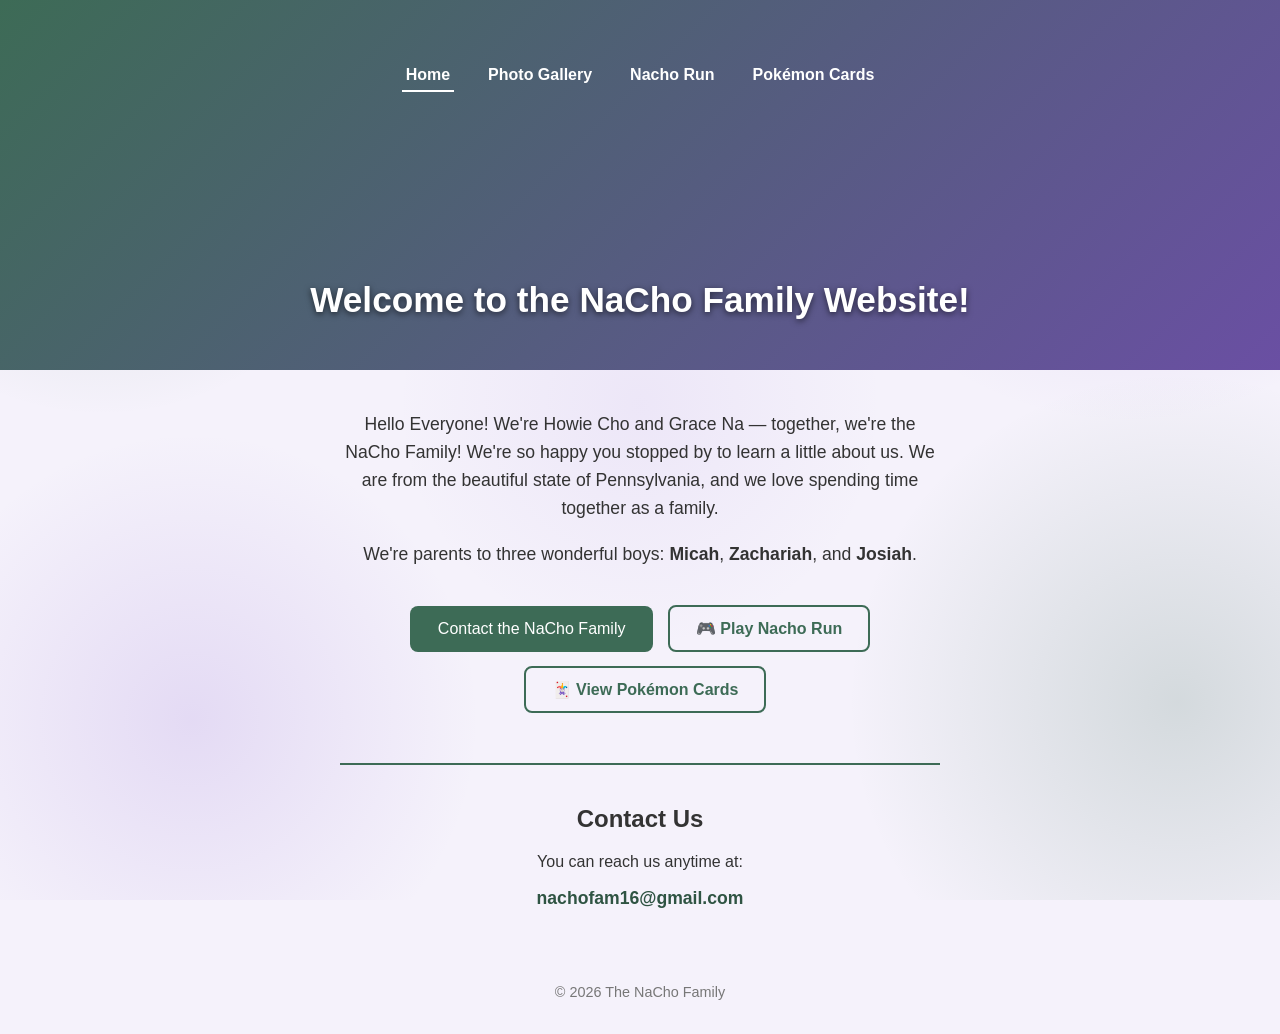
<file: index.html>
<!DOCTYPE html>
<html lang="en">
<head>
  <meta charset="UTF-8" />
  <meta name="viewport" content="width=device-width, initial-scale=1.0" />
  <title>The NaCho Family</title>
  <link rel="stylesheet" href="style.css" />
</head>
<body class="home">

  <header class="hero hero-fun">
    <nav class="site-nav">
      <a href="index.html" class="active">Home</a>
      <a href="gallery.html">Photo Gallery</a>
      <a href="game.html">Nacho Run</a>
      <a href="cards.html">Pok&eacute;mon Cards</a>
    </nav>
    <div class="hero-text">
      <h1>Welcome to the NaCho Family Website!</h1>
    </div>
  </header>

  <main>
    <section class="welcome">
      <p>
        Hello Everyone! We're Howie Cho and Grace Na — together, we're the NaCho Family!
        We're so happy you stopped by to learn a little about us.
        We are from the beautiful state of Pennsylvania, and we love spending time together as a family.
      </p>
      <p>
        We're parents to three wonderful boys: <strong>Micah</strong>,
        <strong>Zachariah</strong>, and <strong>Josiah</strong>.
      </p>

      <button id="contactButton">Contact the NaCho Family</button>
      <a href="game.html" class="play-link">🎮 Play Nacho Run</a>
      <a href="cards.html" class="play-link">🃏 View Pok&eacute;mon Cards</a>
    </section>

    <section class="contact">
      <h2>Contact Us</h2>
      <p>You can reach us anytime at:</p>
      <p class="email">nachofam16@gmail.com</p>
    </section>
  </main>

  <footer>
    <p>&copy; 2026 The NaCho Family</p>
  </footer>

  <script src="script.js"></script>
</body>
</html>
</file>
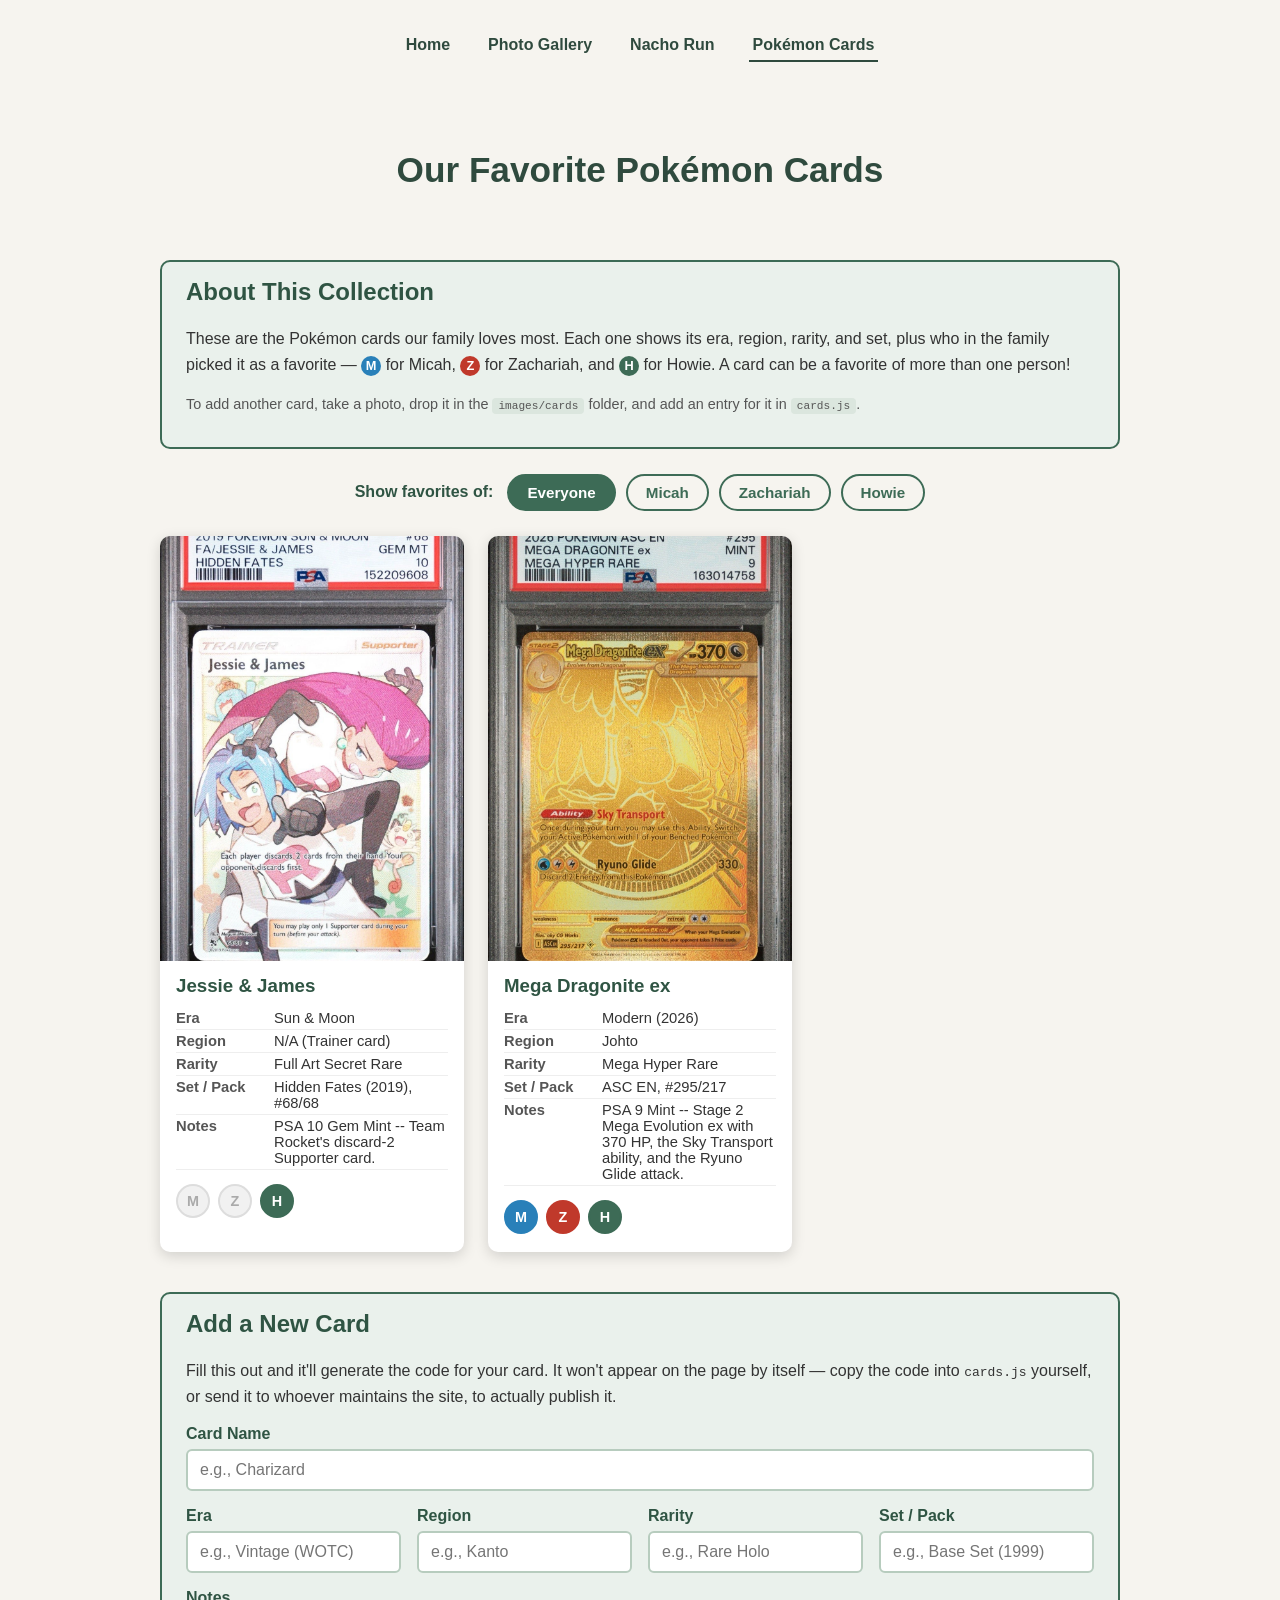
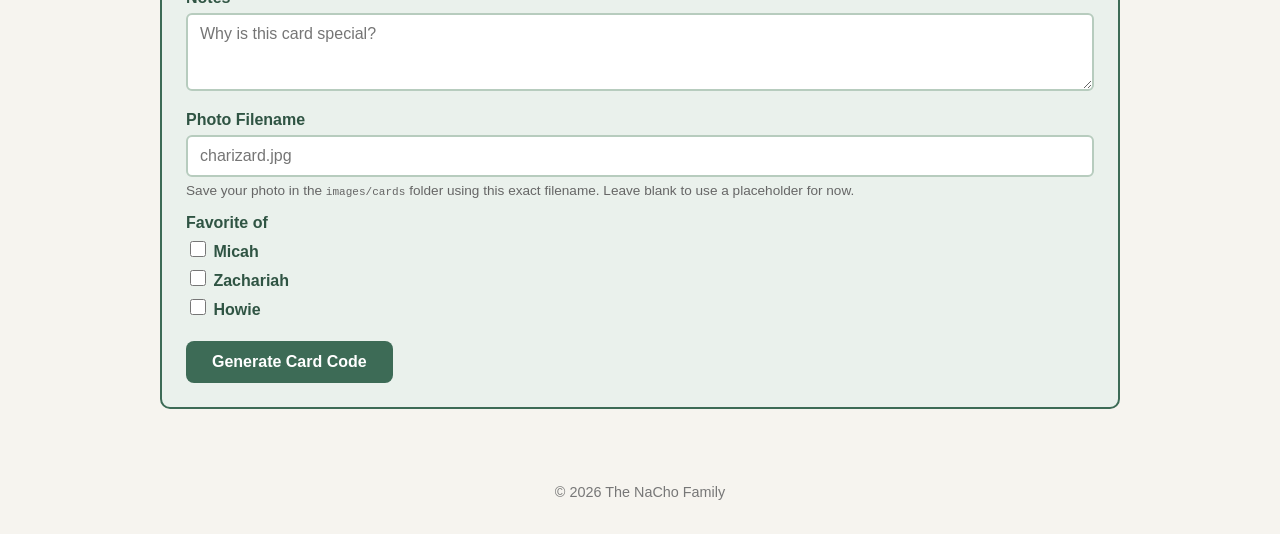
<file: cards.html>
<!DOCTYPE html>
<html lang="en">
<head>
  <meta charset="UTF-8" />
  <meta name="viewport" content="width=device-width, initial-scale=1.0" />
  <title>Pok&eacute;mon Cards - The NaCho Family</title>
  <link rel="stylesheet" href="style.css" />
</head>
<body>

  <header class="hero hero-small hero-plain">
    <nav class="site-nav">
      <a href="index.html">Home</a>
      <a href="gallery.html">Photo Gallery</a>
      <a href="game.html">Nacho Run</a>
      <a href="cards.html" class="active">Pok&eacute;mon Cards</a>
    </nav>
    <div class="hero-text">
      <h1>Our Favorite Pok&eacute;mon Cards</h1>
    </div>
  </header>

  <main class="cards-page">
    <section class="cards-note">
      <h2>About This Collection</h2>
      <p>
        These are the Pok&eacute;mon cards our family loves most. Each one shows its era, region,
        rarity, and set, plus who in the family picked it as a favorite &mdash;
        <strong class="fav-key fav-key-m">M</strong> for Micah,
        <strong class="fav-key fav-key-z">Z</strong> for Zachariah, and
        <strong class="fav-key fav-key-h">H</strong> for Howie. A card can be a favorite of more than one person!
      </p>
      <p class="cards-note-todo">
        To add another card, take a photo, drop it in the <code>images/cards</code> folder, and add
        an entry for it in <code>cards.js</code>.
      </p>
    </section>

    <section class="cards-filter" aria-label="Filter by favorite">
      <span class="cards-filter-label">Show favorites of:</span>
      <button type="button" class="filter-btn active" data-filter="all">Everyone</button>
      <button type="button" class="filter-btn" data-filter="M">Micah</button>
      <button type="button" class="filter-btn" data-filter="Z">Zachariah</button>
      <button type="button" class="filter-btn" data-filter="H">Howie</button>
    </section>

    <section class="cards-grid" id="cardsGrid">
      <!-- Card entries are generated from cards.js -->
    </section>

    <section class="add-card">
      <h2>Add a New Card</h2>
      <p>
        Fill this out and it'll generate the code for your card. It won't appear on the page by
        itself &mdash; copy the code into <code>cards.js</code> yourself, or send it to whoever
        maintains the site, to actually publish it.
      </p>

      <form id="addCardForm" class="add-card-form">
        <div class="form-row">
          <label for="cardName">Card Name</label>
          <input type="text" id="cardName" placeholder="e.g., Charizard" required />
        </div>

        <div class="form-grid">
          <div class="form-row">
            <label for="cardEra">Era</label>
            <input type="text" id="cardEra" placeholder="e.g., Vintage (WOTC)" />
          </div>
          <div class="form-row">
            <label for="cardRegion">Region</label>
            <input type="text" id="cardRegion" placeholder="e.g., Kanto" />
          </div>
          <div class="form-row">
            <label for="cardRarity">Rarity</label>
            <input type="text" id="cardRarity" placeholder="e.g., Rare Holo" />
          </div>
          <div class="form-row">
            <label for="cardSet">Set / Pack</label>
            <input type="text" id="cardSet" placeholder="e.g., Base Set (1999)" />
          </div>
        </div>

        <div class="form-row">
          <label for="cardDetails">Notes</label>
          <textarea id="cardDetails" rows="3" placeholder="Why is this card special?"></textarea>
        </div>

        <div class="form-row">
          <label for="cardImage">Photo Filename</label>
          <input type="text" id="cardImage" placeholder="charizard.jpg" />
          <p class="form-hint">
            Save your photo in the <code>images/cards</code> folder using this exact filename.
            Leave blank to use a placeholder for now.
          </p>
        </div>

        <fieldset class="form-row favorites-fieldset">
          <legend>Favorite of</legend>
          <label class="checkbox-label"><input type="checkbox" name="favorite" value="M" /> Micah</label>
          <label class="checkbox-label"><input type="checkbox" name="favorite" value="Z" /> Zachariah</label>
          <label class="checkbox-label"><input type="checkbox" name="favorite" value="H" /> Howie</label>
        </fieldset>

        <button type="submit" class="generate-button">Generate Card Code</button>
      </form>

      <div id="addCardOutput" class="add-card-output" hidden>
        <h3>Your Card Code</h3>
        <ol>
          <li>Save your photo in <code>images/cards</code> as the filename you entered above.</li>
          <li>Copy the code below and paste it into the <code>CARDS</code> list near the top of <code>cards.js</code>, right after the last entry.</li>
          <li>Save the file &mdash; your new card will show up on this page!</li>
        </ol>
        <textarea id="cardCodeOutput" class="card-code-output" rows="11" readonly></textarea>
        <div class="add-card-output-actions">
          <button type="button" id="copyCodeButton" class="copy-button">Copy Code</button>
          <span id="copyStatus" class="copy-status" aria-live="polite"></span>
        </div>
      </div>
    </section>
  </main>

  <footer>
    <p>&copy; 2026 The NaCho Family</p>
  </footer>

  <script src="cards.js"></script>
</body>
</html>
</file>
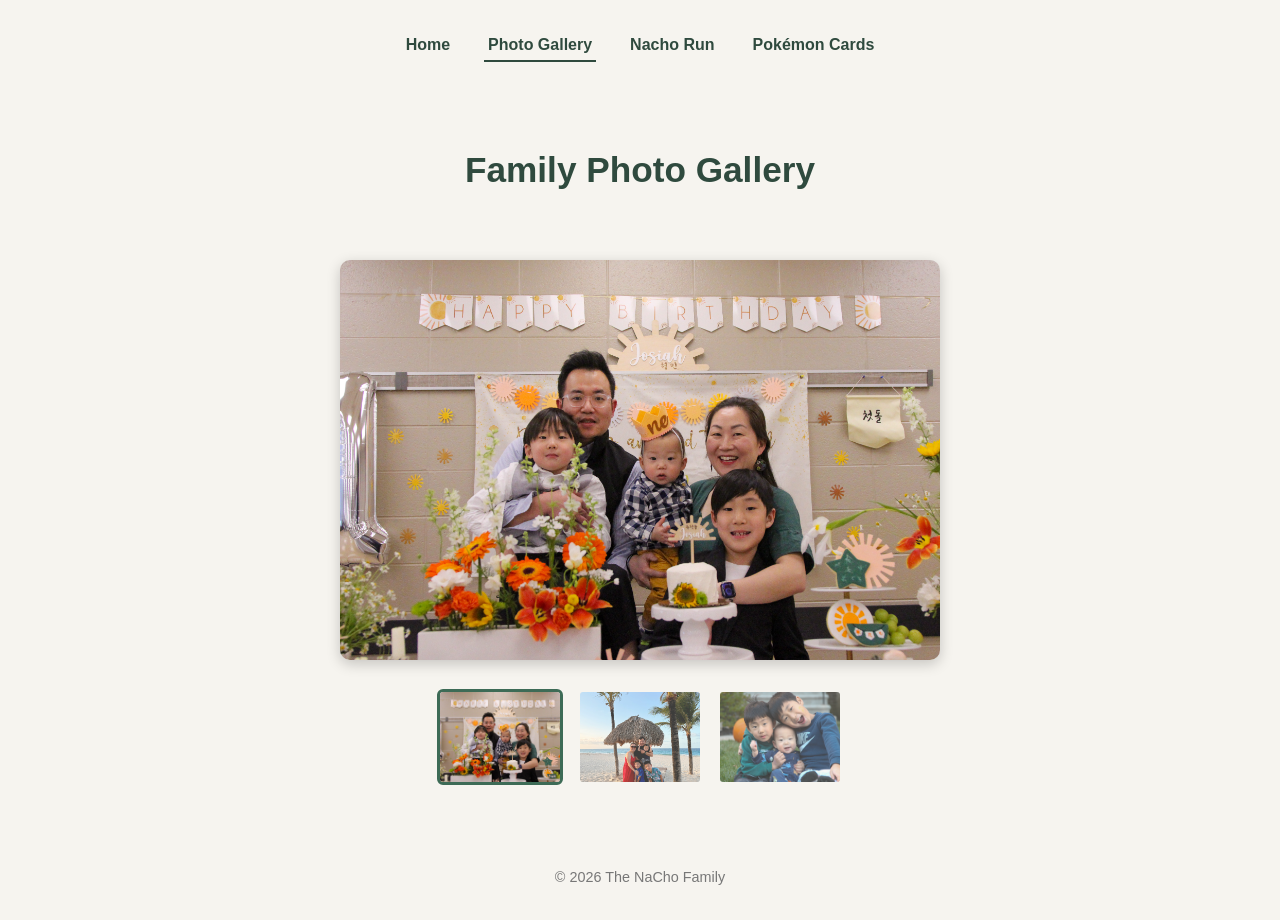
<file: gallery.html>
<!DOCTYPE html>
<html lang="en">
<head>
  <meta charset="UTF-8" />
  <meta name="viewport" content="width=device-width, initial-scale=1.0" />
  <title>Photo Gallery - The NaCho Family</title>
  <link rel="stylesheet" href="style.css" />
</head>
<body>

  <header class="hero hero-small hero-plain">
    <nav class="site-nav">
      <a href="index.html">Home</a>
      <a href="gallery.html" class="active">Photo Gallery</a>
      <a href="game.html">Nacho Run</a>
      <a href="cards.html">Pok&eacute;mon Cards</a>
    </nav>
    <div class="hero-text">
      <h1>Family Photo Gallery</h1>
    </div>
  </header>

  <main>
    <section class="gallery-viewer">
      <img id="viewerImage" src="images/home.jpg" alt="Selected family photo" />
    </section>

    <section class="gallery-thumbs">
      <img class="thumb active" src="images/home.jpg" data-full="images/home.jpg" alt="The NaCho family" />
      <img class="thumb" src="images/gallery1.jpg" data-full="images/gallery1.jpg" alt="NaCho family photo 1" />
      <img class="thumb" src="images/gallery2.jpg" data-full="images/gallery2.jpg" alt="NaCho family photo 2" />
    </section>
  </main>

  <footer>
    <p>&copy; 2026 The NaCho Family</p>
  </footer>

  <script src="gallery.js"></script>
</body>
</html>
</file>
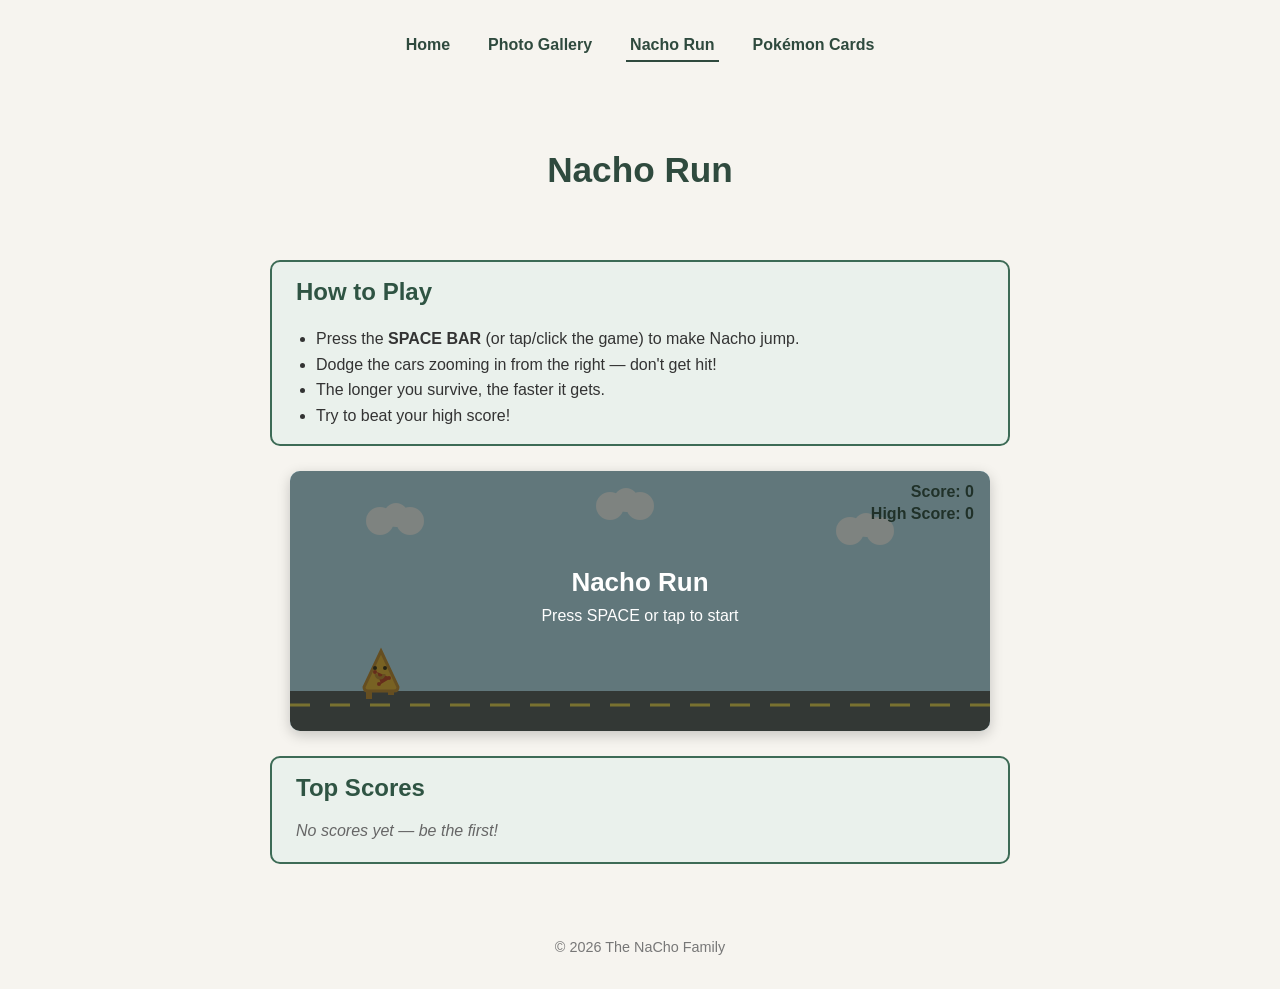
<file: game.html>
<!DOCTYPE html>
<html lang="en">
<head>
  <meta charset="UTF-8" />
  <meta name="viewport" content="width=device-width, initial-scale=1.0" />
  <title>Nacho Run - The NaCho Family</title>
  <link rel="stylesheet" href="style.css" />
</head>
<body>

  <header class="hero hero-small hero-plain">
    <nav class="site-nav">
      <a href="index.html">Home</a>
      <a href="gallery.html">Photo Gallery</a>
      <a href="game.html" class="active">Nacho Run</a>
      <a href="cards.html">Pok&eacute;mon Cards</a>
    </nav>
    <div class="hero-text">
      <h1>Nacho Run</h1>
    </div>
  </header>

  <main class="game-page">
    <section class="game-instructions">
      <h2>How to Play</h2>
      <ul>
        <li>Press the <strong>SPACE BAR</strong> (or tap/click the game) to make Nacho jump.</li>
        <li>Dodge the cars zooming in from the right &mdash; don't get hit!</li>
        <li>The longer you survive, the faster it gets.</li>
        <li>Try to beat your high score!</li>
      </ul>
    </section>

    <section class="game-wrap">
      <canvas id="gameCanvas" width="700" height="260"></canvas>
    </section>

    <section class="leaderboard">
      <h2>Top Scores</h2>
      <ol id="leaderboardList" class="leaderboard-list"></ol>
      <p id="leaderboardEmpty" class="leaderboard-empty">No scores yet &mdash; be the first!</p>

      <form id="scoreForm" class="score-form" hidden>
        <label for="playerName">🎉 New top score! Enter your name to save it:</label>
        <div class="score-form-row">
          <input type="text" id="playerName" maxlength="20" autocomplete="off" placeholder="Your name" />
          <button type="submit">Save Score</button>
          <button type="button" id="skipScoreButton" class="skip-button">Skip</button>
        </div>
      </form>
    </section>
  </main>

  <footer>
    <p>&copy; 2026 The NaCho Family</p>
  </footer>

  <script src="game.js"></script>
</body>
</html>
</file>
<file: style.css>
/* Basic page setup */
body {
  font-family: Arial, Helvetica, sans-serif;
  background-color: #f6f4ef;
  color: #333;
  margin: 0;
  padding: 0;
  text-align: center;
}

/* Fun green & purple background for the homepage */
body.home {
  background-color: #f5f2fb;
  background-image:
    radial-gradient(circle at 8% 15%, rgba(61, 107, 86, 0.16) 0, transparent 20%),
    radial-gradient(circle at 88% 10%, rgba(138, 95, 209, 0.18) 0, transparent 24%),
    radial-gradient(circle at 15% 80%, rgba(138, 95, 209, 0.16) 0, transparent 22%),
    radial-gradient(circle at 92% 78%, rgba(61, 107, 86, 0.18) 0, transparent 24%),
    radial-gradient(circle at 50% 45%, rgba(138, 95, 209, 0.08) 0, transparent 30%);
  background-attachment: fixed;
}

/* Hero header with a family photo as the background */
header.hero {
  position: relative;
  background-color: #2f4a3e;
  background-size: cover;
  background-position: center;
  color: white;
  padding: 60px 20px 50px;
  min-height: 260px;
  display: flex;
  flex-direction: column;
  justify-content: space-between;
}

header.hero.hero-small {
  min-height: 160px;
  padding: 30px 20px 30px;
}

/* Homepage header: fun green-to-purple gradient instead of a photo */
header.hero.hero-fun {
  background-image: linear-gradient(135deg, #3d6b56 0%, #6a4fa3 100%);
}

header.hero.hero-fun::before {
  content: none;
}

/* Plain header: no photo, no color -- just the title on the page background */
header.hero.hero-plain {
  background-color: transparent;
  background-image: none;
  color: #2f4a3e;
}

header.hero.hero-plain::before {
  content: none;
}

header.hero.hero-plain .site-nav a {
  color: #2f4a3e;
}

header.hero.hero-plain .site-nav a:hover,
header.hero.hero-plain .site-nav a.active {
  border-bottom-color: #2f4a3e;
}

header.hero.hero-plain .hero-text h1 {
  text-shadow: none;
}

/* Dark tint over the photo so text stays readable no matter the image */
header.hero::before {
  content: "";
  position: absolute;
  inset: 0;
  background: linear-gradient(to bottom, rgba(20, 30, 25, 0.55), rgba(20, 30, 25, 0.75));
}

/* Nav bar sits above the tint */
.site-nav {
  position: relative;
  z-index: 1;
  display: flex;
  justify-content: center;
  gap: 30px;
}

.site-nav a {
  color: white;
  text-decoration: none;
  font-weight: bold;
  font-size: 1em;
  padding: 6px 4px;
  border-bottom: 2px solid transparent;
  transition: border-color 0.2s ease;
}

.site-nav a:hover,
.site-nav a.active {
  border-bottom-color: #ffffff;
}

/* Title text over the photo */
.hero-text {
  position: relative;
  z-index: 1;
  margin-top: 30px;
}

.hero-text h1 {
  margin: 0;
  font-size: 2.2em;
  text-shadow: 0 2px 6px rgba(0, 0, 0, 0.6);
}

main {
  max-width: 600px;
  margin: 40px auto;
  padding: 0 20px;
}

.welcome p {
  font-size: 1.1em;
  line-height: 1.6;
}

/* The main button */
#contactButton {
  margin-top: 20px;
  padding: 14px 28px;
  font-size: 1em;
  color: white;
  background-color: #3d6b56;
  border: none;
  border-radius: 8px;
  cursor: pointer;
  transition: background-color 0.2s ease;
}

#contactButton:hover {
  background-color: #2f5443;
}

/* Link to the Nacho Run game, styled to sit alongside the contact button */
.play-link {
  display: inline-block;
  margin-top: 14px;
  margin-left: 10px;
  padding: 12px 26px;
  font-size: 1em;
  font-weight: bold;
  color: #3d6b56;
  background-color: transparent;
  border: 2px solid #3d6b56;
  border-radius: 8px;
  text-decoration: none;
  transition: background-color 0.2s ease, color 0.2s ease;
}

.play-link:hover {
  background-color: #3d6b56;
  color: white;
}

/* Contact section near the bottom */
.contact {
  margin-top: 50px;
  padding-top: 20px;
  border-top: 2px solid #3d6b56;
}

.contact .email {
  font-weight: bold;
  font-size: 1.1em;
  color: #2f5443;
}

footer {
  margin-top: 40px;
  padding: 20px;
  font-size: 0.9em;
  color: #777;
}

/* ---------- Photo Gallery page ---------- */

.gallery-viewer {
  margin-bottom: 25px;
}

.gallery-viewer img {
  width: 100%;
  max-height: 480px;
  object-fit: cover;
  border-radius: 10px;
  box-shadow: 0 4px 14px rgba(0, 0, 0, 0.2);
}

.gallery-thumbs {
  display: flex;
  flex-wrap: wrap;
  justify-content: center;
  gap: 14px;
  padding-bottom: 10px;
}

.gallery-thumbs .thumb {
  width: 120px;
  height: 90px;
  object-fit: cover;
  border-radius: 6px;
  cursor: pointer;
  opacity: 0.75;
  border: 3px solid transparent;
  transition: opacity 0.2s ease, border-color 0.2s ease;
}

.gallery-thumbs .thumb:hover {
  opacity: 1;
}

.gallery-thumbs .thumb.active {
  opacity: 1;
  border-color: #3d6b56;
}

/* ---------- Nacho Run game page ---------- */

main.game-page {
  max-width: 740px;
}

.game-instructions {
  background-color: #eaf1ec;
  border: 2px solid #3d6b56;
  border-radius: 10px;
  padding: 16px 24px;
  text-align: left;
  margin-bottom: 25px;
}

.game-instructions h2 {
  margin-top: 0;
  color: #2f5443;
}

.game-instructions ul {
  margin: 0;
  padding-left: 20px;
  line-height: 1.6;
}

.game-wrap {
  margin-bottom: 10px;
}

#gameCanvas {
  display: block;
  width: 100%;
  max-width: 700px;
  height: auto;
  margin: 0 auto;
  background-color: #bfe6f5;
  border-radius: 10px;
  box-shadow: 0 4px 14px rgba(0, 0, 0, 0.2);
  cursor: pointer;
  touch-action: manipulation;
}

/* Named leaderboard, shown below the game */
.leaderboard {
  background-color: #eaf1ec;
  border: 2px solid #3d6b56;
  border-radius: 10px;
  padding: 16px 24px 22px;
  text-align: left;
  margin-top: 25px;
}

.leaderboard h2 {
  margin-top: 0;
  color: #2f5443;
}

.leaderboard-list {
  margin: 0;
  padding-left: 26px;
}

.leaderboard-list li {
  display: flex;
  justify-content: space-between;
  max-width: 320px;
  padding: 4px 0;
  font-size: 1.05em;
}

.leaderboard-list .lb-name {
  font-weight: bold;
  color: #2f5443;
}

.leaderboard-empty {
  color: #666;
  font-style: italic;
  margin: 6px 0 0;
}

.score-form {
  margin-top: 16px;
  padding-top: 14px;
  border-top: 1px solid #b7ccbe;
}

.score-form label {
  display: block;
  margin-bottom: 8px;
  font-weight: bold;
  color: #2f5443;
}

.score-form-row {
  display: flex;
  flex-wrap: wrap;
  gap: 10px;
}

.score-form-row input[type="text"] {
  flex: 1 1 180px;
  padding: 10px 12px;
  font-size: 1em;
  border: 2px solid #3d6b56;
  border-radius: 6px;
}

.score-form-row button {
  padding: 10px 20px;
  font-size: 1em;
  border: none;
  border-radius: 6px;
  cursor: pointer;
}

.score-form-row button[type="submit"] {
  color: white;
  background-color: #3d6b56;
}

.score-form-row button[type="submit"]:hover {
  background-color: #2f5443;
}

.score-form-row .skip-button {
  color: #3d6b56;
  background-color: transparent;
  border: 2px solid #3d6b56;
}

.score-form-row .skip-button:hover {
  background-color: #3d6b56;
  color: white;
}

/* ---------- Favorite Pokemon Cards page ---------- */

main.cards-page {
  max-width: 960px;
}

.cards-note {
  background-color: #eaf1ec;
  border: 2px solid #3d6b56;
  border-radius: 10px;
  padding: 16px 24px;
  text-align: left;
  margin-bottom: 25px;
}

.cards-note h2 {
  margin-top: 0;
  color: #2f5443;
}

.cards-note p {
  line-height: 1.6;
}

.cards-note-todo {
  font-size: 0.9em;
  color: #555;
}

.cards-note code {
  background-color: #dbe6de;
  padding: 2px 6px;
  border-radius: 4px;
  font-size: 0.95em;
}

/* Small inline M / Z / H key shown in the intro text */
.fav-key {
  display: inline-block;
  width: 20px;
  height: 20px;
  line-height: 20px;
  border-radius: 50%;
  color: white;
  font-size: 0.8em;
  text-align: center;
}

.fav-key-m {
  background-color: #2980b9;
}

.fav-key-z {
  background-color: #c0392b;
}

.fav-key-h {
  background-color: #3d6b56;
}

.cards-filter {
  display: flex;
  flex-wrap: wrap;
  align-items: center;
  justify-content: center;
  gap: 10px;
  margin-bottom: 25px;
}

.cards-filter-label {
  font-weight: bold;
  color: #2f5443;
  margin-right: 4px;
}

.filter-btn {
  padding: 8px 18px;
  font-size: 0.95em;
  font-weight: bold;
  color: #3d6b56;
  background-color: transparent;
  border: 2px solid #3d6b56;
  border-radius: 20px;
  cursor: pointer;
  transition: background-color 0.2s ease, color 0.2s ease;
}

.filter-btn:hover {
  background-color: #dbe6de;
}

.filter-btn.active {
  background-color: #3d6b56;
  color: white;
}

.cards-grid {
  display: grid;
  grid-template-columns: repeat(auto-fill, minmax(230px, 1fr));
  gap: 24px;
  padding-bottom: 10px;
}

.card-item {
  text-align: left;
  background-color: #ffffff;
  border-radius: 10px;
  overflow: hidden;
  box-shadow: 0 4px 14px rgba(0, 0, 0, 0.15);
  display: flex;
  flex-direction: column;
}

/* The [hidden] attribute needs to win over the display: flex above */
.card-item[hidden] {
  display: none;
}

.card-photo {
  background-color: #eaf1ec;
}

.card-photo img {
  display: block;
  width: 100%;
  aspect-ratio: 5 / 7;
  object-fit: cover;
}

.card-info {
  padding: 14px 16px 18px;
}

.card-info h3 {
  margin: 0 0 10px;
  color: #2f5443;
}

.card-details {
  margin: 0 0 14px;
}

.card-details div {
  display: flex;
  gap: 8px;
  padding: 3px 0;
  font-size: 0.92em;
  border-bottom: 1px solid #eee;
}

.card-details dt {
  flex: 0 0 90px;
  font-weight: bold;
  color: #555;
}

.card-details dd {
  margin: 0;
  color: #333;
}

.card-favorites {
  display: flex;
  gap: 8px;
}

.fav-badge {
  width: 30px;
  height: 30px;
  line-height: 30px;
  text-align: center;
  border-radius: 50%;
  font-weight: bold;
  font-size: 0.9em;
  color: #aaa;
  background-color: #f1f1f1;
  border: 2px solid #ddd;
}

.fav-badge.fav-m.active {
  color: white;
  background-color: #2980b9;
  border-color: #2980b9;
}

.fav-badge.fav-z.active {
  color: white;
  background-color: #c0392b;
  border-color: #c0392b;
}

.fav-badge.fav-h.active {
  color: white;
  background-color: #3d6b56;
  border-color: #3d6b56;
}

/* "Add a Card" form */
.add-card {
  background-color: #eaf1ec;
  border: 2px solid #3d6b56;
  border-radius: 10px;
  padding: 16px 24px 24px;
  text-align: left;
  margin-top: 30px;
}

.add-card h2 {
  margin-top: 0;
  color: #2f5443;
}

.add-card > p {
  line-height: 1.6;
}

.add-card-form {
  margin-top: 10px;
}

.form-row {
  margin-bottom: 16px;
}

.form-row label {
  display: block;
  margin-bottom: 6px;
  font-weight: bold;
  color: #2f5443;
}

.form-row input[type="text"],
.form-row textarea {
  width: 100%;
  padding: 10px 12px;
  font-size: 1em;
  font-family: inherit;
  border: 2px solid #b7ccbe;
  border-radius: 6px;
  box-sizing: border-box;
}

.form-row input[type="text"]:focus,
.form-row textarea:focus {
  outline: none;
  border-color: #3d6b56;
}

.form-hint {
  margin: 6px 0 0;
  font-size: 0.85em;
  color: #666;
}

.form-grid {
  display: grid;
  grid-template-columns: repeat(auto-fit, minmax(200px, 1fr));
  gap: 0 16px;
}

.favorites-fieldset {
  border: none;
  padding: 0;
  margin: 0 0 16px;
}

.favorites-fieldset legend {
  padding: 0;
  margin-bottom: 6px;
  font-weight: bold;
  color: #2f5443;
}

.checkbox-label {
  display: inline-flex;
  align-items: center;
  gap: 6px;
  margin-right: 20px;
  font-weight: normal;
  color: #333;
}

.checkbox-label input {
  width: 16px;
  height: 16px;
}

.generate-button {
  padding: 12px 26px;
  font-size: 1em;
  font-weight: bold;
  color: white;
  background-color: #3d6b56;
  border: none;
  border-radius: 8px;
  cursor: pointer;
  transition: background-color 0.2s ease;
}

.generate-button:hover {
  background-color: #2f5443;
}

.add-card-output {
  margin-top: 24px;
  padding-top: 18px;
  border-top: 1px solid #b7ccbe;
}

.add-card-output h3 {
  margin-top: 0;
  color: #2f5443;
}

.add-card-output ol {
  line-height: 1.6;
  padding-left: 20px;
}

.card-code-output {
  width: 100%;
  box-sizing: border-box;
  padding: 12px;
  font-family: "Courier New", Courier, monospace;
  font-size: 0.9em;
  color: #2f4a3e;
  background-color: #fff;
  border: 2px solid #3d6b56;
  border-radius: 6px;
  resize: vertical;
}

.add-card-output-actions {
  display: flex;
  align-items: center;
  gap: 12px;
  margin-top: 10px;
}

.copy-button {
  padding: 10px 20px;
  font-size: 0.95em;
  font-weight: bold;
  color: #3d6b56;
  background-color: transparent;
  border: 2px solid #3d6b56;
  border-radius: 6px;
  cursor: pointer;
  transition: background-color 0.2s ease, color 0.2s ease;
}

.copy-button:hover {
  background-color: #3d6b56;
  color: white;
}

.copy-status {
  color: #2f5443;
  font-weight: bold;
  font-size: 0.9em;
}
</file>
